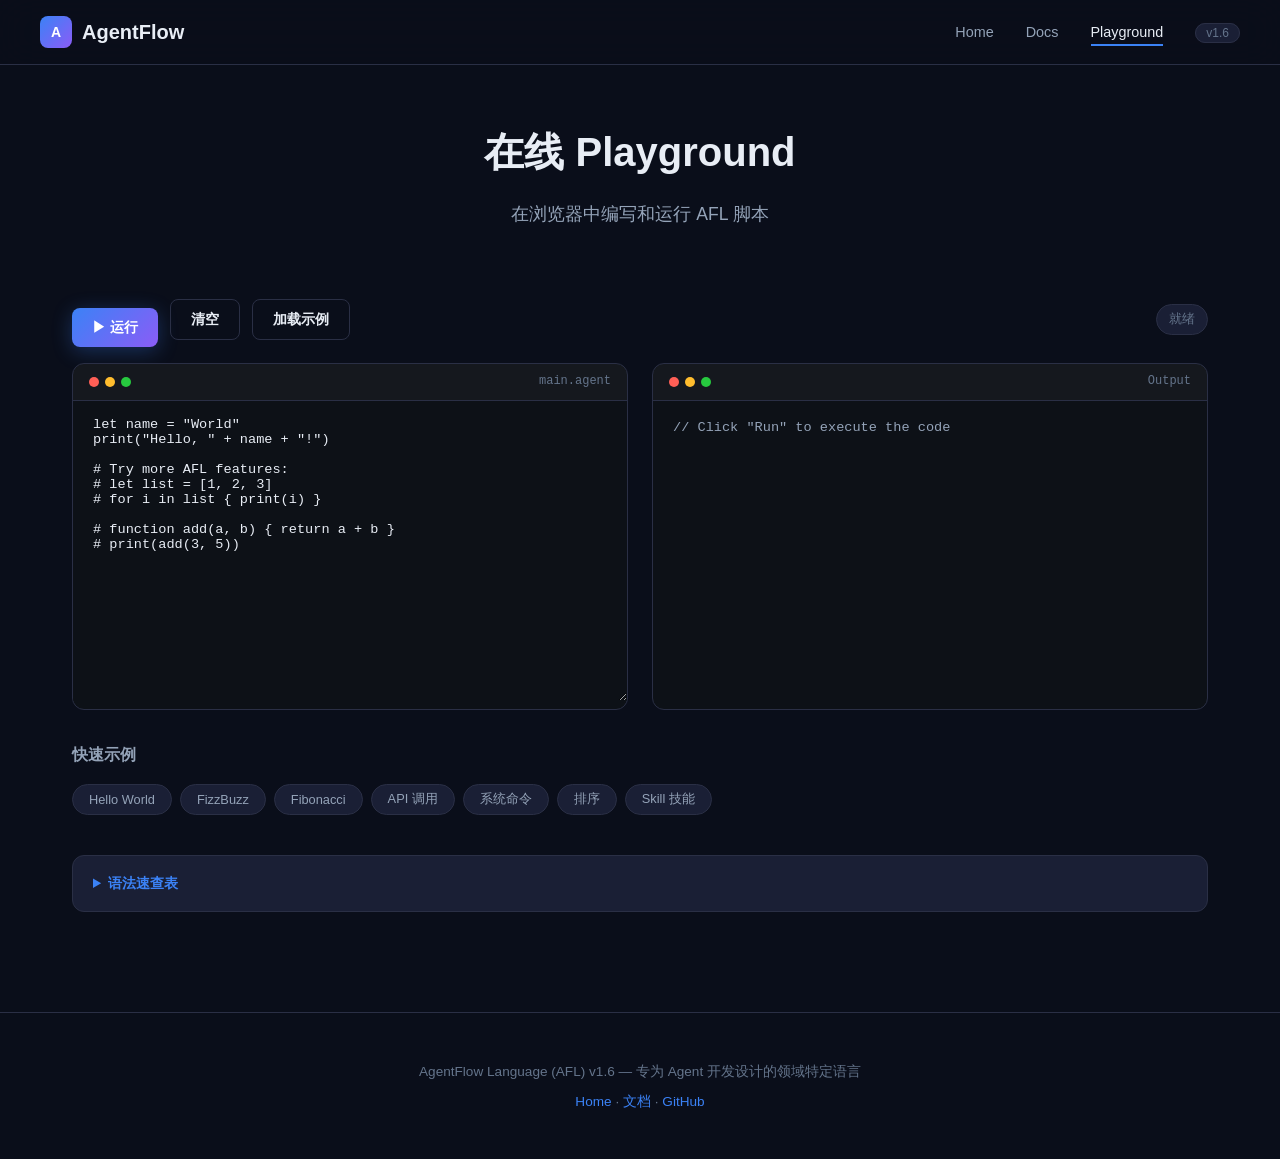
<file: website/playground.html>
<!DOCTYPE html>
<html lang="zh-CN">
<head>
  <meta charset="UTF-8">
  <meta name="viewport" content="width=device-width, initial-scale=1.0">
  <title>Playground - AgentFlow Language (AFL)</title>
  <meta name="description" content="在线体验 AgentFlow Language (AFL)，编写和运行 Agent 脚本。">
  <link rel="stylesheet" href="css/style.css">
  <link rel="icon" href="data:image/svg+xml,<svg xmlns='http://www.w3.org/2000/svg' viewBox='0 0 32 32'><rect width='32' height='32' rx='8' fill='url(%23g)'/><defs><linearGradient id='g' x1='0' y1='0' x2='32' y2='32'><stop offset='0%25' stop-color='%233b82f6'/><stop offset='100%25' stop-color='%238b5cf6'/></linearGradient></defs><text x='16' y='23' text-anchor='middle' font-size='18' font-weight='bold' fill='white'>A</text></svg>">
</head>
<body>

  <!-- ======== Navigation ======== -->
  <nav class="navbar">
    <div class="nav-inner">
      <a href="index.html" class="nav-logo">
        <span class="logo-icon">A</span>
        AgentFlow
      </a>
      <ul class="nav-links">
        <li><a href="index.html">Home</a></li>
        <li><a href="docs.html">Docs</a></li>
        <li><a href="playground.html" class="active">Playground</a></li>
        <li><span class="nav-version">v1.6</span></li>
      </ul>
      <button class="mobile-menu-btn">☰</button>
    </div>
  </nav>

  <!-- ======== Playground ======== -->
  <section class="section" style="padding-top:120px">
    <div class="section-header fade-in">
      <h2>在线 Playground</h2>
      <p>在浏览器中编写和运行 AFL 脚本</p>
    </div>

    <div class="playground-toolbar fade-in">
      <button class="btn btn-primary" id="run-btn">▶ 运行</button>
      <button class="btn btn-secondary" id="clear-btn">清空</button>
      <button class="btn btn-secondary" id="example-btn">加载示例</button>
      <span class="playground-status" id="status">就绪</span>
    </div>

    <div class="playground-container fade-in">
      <div class="code-block">
        <div class="code-header">
          <div class="code-dots"><span class="dot-red"></span><span class="dot-yellow"></span><span class="dot-green"></span></div>
          <span>main.agent</span>
        </div>
        <textarea class="code-body" id="play-input" spellcheck="false" placeholder="// Write AFL code here...">let name = "World"
print("Hello, " + name + "!")

# Try more AFL features:
# let list = [1, 2, 3]
# for i in list { print(i) }

# function add(a, b) { return a + b }
# print(add(3, 5))</textarea>
      </div>

      <div class="code-block">
        <div class="code-header">
          <div class="code-dots"><span class="dot-red"></span><span class="dot-yellow"></span><span class="dot-green"></span></div>
          <span>Output</span>
        </div>
        <div class="output-body" id="play-output">// Click "Run" to execute the code</div>
      </div>
    </div>

    <!-- Examples -->
    <div class="playground-examples fade-in" style="margin-top:2rem">
      <h3 style="margin-bottom:1rem;font-size:1rem;color:var(--text-secondary)">快速示例</h3>
      <div class="example-chips">
        <button class="example-chip" data-example="hello">Hello World</button>
        <button class="example-chip" data-example="fizzbuzz">FizzBuzz</button>
        <button class="example-chip" data-example="fibonacci">Fibonacci</button>
        <button class="example-chip" data-example="api">API 调用</button>
        <button class="example-chip" data-example="cmd">系统命令</button>
        <button class="example-chip" data-example="sort">排序</button>
        <button class="example-chip" data-example="skill">Skill 技能</button>
      </div>
    </div>

    <!-- Syntax quick reference -->
    <div class="playground-ref fade-in" style="margin-top:2.5rem">
      <details>
        <summary style="cursor:pointer;color:var(--accent-blue);font-size:0.9rem;font-weight:600">语法速查表</summary>
        <div style="margin-top:1rem;display:grid;grid-template-columns:1fr 1fr;gap:1.5rem;font-size:0.85rem">
          <div>
            <div class="code-block">
              <pre class="code-body" style="font-size:0.75rem">
<span class="cm">// 变量</span>
<span class="kw">let</span> x = <span class="num">42</span>
<span class="kw">let</span> name = <span class="str">"AFL"</span>
<span class="kw">let</span> items = [<span class="num">1</span>, <span class="num">2</span>, <span class="num">3</span>]
<span class="kw">let</span> cfg = { key: <span class="str">"val"</span> }
x = <span class="num">100</span>        <span class="cm"># 重新赋值</span>
items[<span class="num">0</span>] = <span class="num">99</span>  <span class="cm"># 修改元素</span></pre>
            </div>
          </div>
          <div>
            <div class="code-block">
              <pre class="code-body" style="font-size:0.75rem">
<span class="cm">// 控制流</span>
<span class="kw">if</span> x > <span class="num">10</span> {
    <span class="fn">print</span>(<span class="str">"big"</span>)
} <span class="kw">else</span> <span class="kw">if</span> x > <span class="num">5</span> {
    <span class="fn">print</span>(<span class="str">"medium"</span>)
} <span class="kw">else</span> {
    <span class="fn">print</span>(<span class="str">"small"</span>)
}
<span class="kw">for</span> i <span class="kw">in</span> <span class="fn">range</span>(<span class="num">5</span>) { <span class="fn">print</span>(i) }</pre>
            </div>
          </div>
        </div>
      </details>
    </div>
  </section>

  <!-- ======== Footer ======== -->
  <footer class="footer">
    <p>AgentFlow Language (AFL) v1.6 &mdash; 专为 Agent 开发设计的领域特定语言</p>
    <p style="margin-top:0.5rem">
      <a href="index.html">Home</a> &middot;
      <a href="docs.html">文档</a> &middot;
      <a href="https://github.com/agent-flow/afl">GitHub</a>
    </p>
  </footer>

  <script src="js/main.js"></script>
</body>
</html>
</file>
<file: website/css/style.css>
/* ============================================
   AgentFlow Language (AFL) - Static Website
   Styles v1.5
   ============================================ */

:root {
  --bg-primary: #0a0e1a;
  --bg-secondary: #111827;
  --bg-card: #1a1f35;
  --bg-code: #0d1117;
  --border-color: #2a2f45;
  --text-primary: #e8edf5;
  --text-secondary: #94a3b8;
  --text-muted: #64748b;
  --accent-blue: #3b82f6;
  --accent-purple: #8b5cf6;
  --accent-cyan: #06b6d4;
  --accent-green: #10b981;
  --accent-orange: #f59e0b;
  --accent-pink: #ec4899;
  --gradient-main: linear-gradient(135deg, #3b82f6, #8b5cf6);
  --gradient-hero: linear-gradient(135deg, #0a0e1a 0%, #1a1f35 50%, #0a0e1a 100%);
  --shadow-card: 0 4px 24px rgba(0, 0, 0, 0.3);
  --radius: 12px;
  --radius-sm: 8px;
  --font-mono: 'JetBrains Mono', 'Fira Code', 'Cascadia Code', 'Consolas', monospace;
  --font-sans: -apple-system, BlinkMacSystemFont, 'Segoe UI', Roboto, 'Helvetica Neue', Arial, sans-serif;
}

* { margin: 0; padding: 0; box-sizing: border-box; }

html { scroll-behavior: smooth; }

body {
  font-family: var(--font-sans);
  background: var(--bg-primary);
  color: var(--text-primary);
  line-height: 1.6;
  overflow-x: hidden;
}

/* ---- Navigation ---- */
.navbar {
  position: fixed;
  top: 0;
  width: 100%;
  z-index: 1000;
  background: rgba(10, 14, 26, 0.9);
  backdrop-filter: blur(20px);
  border-bottom: 1px solid var(--border-color);
  padding: 0 2rem;
}

.nav-inner {
  max-width: 1200px;
  margin: 0 auto;
  display: flex;
  align-items: center;
  justify-content: space-between;
  height: 64px;
}

.nav-logo {
  display: flex;
  align-items: center;
  gap: 10px;
  font-weight: 700;
  font-size: 1.25rem;
  color: var(--text-primary);
  text-decoration: none;
}

.nav-logo .logo-icon {
  width: 32px;
  height: 32px;
  background: var(--gradient-main);
  border-radius: 8px;
  display: flex;
  align-items: center;
  justify-content: center;
  font-size: 14px;
  font-weight: 800;
  color: #fff;
}

.nav-links {
  display: flex;
  align-items: center;
  gap: 2rem;
  list-style: none;
}

.nav-links a {
  color: var(--text-secondary);
  text-decoration: none;
  font-size: 0.9rem;
  font-weight: 500;
  transition: color 0.2s;
  padding: 4px 0;
  border-bottom: 2px solid transparent;
}

.nav-links a:hover, .nav-links a.active {
  color: var(--text-primary);
  border-bottom-color: var(--accent-blue);
}

.nav-version {
  font-size: 0.75rem;
  color: var(--text-muted);
  background: var(--bg-card);
  padding: 2px 10px;
  border-radius: 20px;
  border: 1px solid var(--border-color);
}

.mobile-menu-btn {
  display: none;
  background: none;
  border: none;
  color: var(--text-primary);
  font-size: 1.5rem;
  cursor: pointer;
}

/* ---- Hero ---- */
.hero {
  padding: 160px 2rem 100px;
  background: var(--gradient-hero);
  text-align: center;
  position: relative;
  overflow: hidden;
}

.hero::before {
  content: '';
  position: absolute;
  top: -50%;
  left: -50%;
  width: 200%;
  height: 200%;
  background: radial-gradient(circle at 30% 50%, rgba(59, 130, 246, 0.08) 0%, transparent 50%),
              radial-gradient(circle at 70% 50%, rgba(139, 92, 246, 0.08) 0%, transparent 50%);
  pointer-events: none;
}

.hero-content {
  max-width: 900px;
  margin: 0 auto;
  position: relative;
  z-index: 1;
}

.hero-badge {
  display: inline-block;
  background: rgba(59, 130, 246, 0.15);
  border: 1px solid rgba(59, 130, 246, 0.3);
  color: var(--accent-blue);
  padding: 4px 16px;
  border-radius: 20px;
  font-size: 0.85rem;
  font-weight: 600;
  margin-bottom: 1.5rem;
}

.hero h1 {
  font-size: 4rem;
  font-weight: 800;
  line-height: 1.1;
  margin-bottom: 1.5rem;
  background: linear-gradient(135deg, #e8edf5, #3b82f6, #8b5cf6);
  -webkit-background-clip: text;
  -webkit-text-fill-color: transparent;
  background-clip: text;
}

.hero p {
  font-size: 1.25rem;
  color: var(--text-secondary);
  max-width: 700px;
  margin: 0 auto 2.5rem;
  line-height: 1.7;
}

.hero-buttons {
  display: flex;
  gap: 1rem;
  justify-content: center;
  flex-wrap: wrap;
}

.btn {
  display: inline-flex;
  align-items: center;
  gap: 8px;
  padding: 14px 32px;
  border-radius: var(--radius-sm);
  font-size: 1rem;
  font-weight: 600;
  text-decoration: none;
  transition: all 0.2s;
  cursor: pointer;
  border: none;
}

.btn-primary {
  background: var(--gradient-main);
  color: #fff;
  box-shadow: 0 4px 20px rgba(59, 130, 246, 0.3);
}

.btn-primary:hover {
  transform: translateY(-2px);
  box-shadow: 0 6px 28px rgba(59, 130, 246, 0.4);
}

.btn-secondary {
  background: transparent;
  color: var(--text-primary);
  border: 1px solid var(--border-color);
}

.btn-secondary:hover {
  background: var(--bg-card);
  border-color: var(--accent-blue);
}

.hero-demo {
  margin-top: 3rem;
  text-align: left;
  max-width: 680px;
  margin-left: auto;
  margin-right: auto;
}

/* ---- Code blocks ---- */
.code-block {
  background: var(--bg-code);
  border: 1px solid var(--border-color);
  border-radius: var(--radius);
  overflow: hidden;
  font-family: var(--font-mono);
  font-size: 0.85rem;
  line-height: 1.65;
}

.code-header {
  display: flex;
  align-items: center;
  justify-content: space-between;
  padding: 8px 16px;
  background: rgba(255, 255, 255, 0.03);
  border-bottom: 1px solid var(--border-color);
  font-size: 0.75rem;
  color: var(--text-muted);
}

.code-dots {
  display: flex;
  gap: 6px;
}

.code-dots span {
  width: 10px;
  height: 10px;
  border-radius: 50%;
}

.code-dots .dot-red { background: #ff5f56; }
.code-dots .dot-yellow { background: #ffbd2e; }
.code-dots .dot-green { background: #27c93f; }

.code-body {
  padding: 16px 20px;
  overflow-x: auto;
  color: #e8edf5;
}

.code-body .kw { color: #c678dd; }
.code-body .fn { color: #61afef; }
.code-body .str { color: #98c379; }
.code-body .num { color: #d19a66; }
.code-body .cm { color: #5c6370; font-style: italic; }
.code-body .op { color: #abb2bf; }
.code-body .tp { color: #e5c07b; }
.code-body .builtin { color: #56b6c2; }

/* ---- Features ---- */
.section {
  padding: 100px 2rem;
  max-width: 1200px;
  margin: 0 auto;
}

.section-header {
  text-align: center;
  margin-bottom: 4rem;
}

.section-header h2 {
  font-size: 2.5rem;
  font-weight: 700;
  margin-bottom: 1rem;
}

.section-header p {
  color: var(--text-secondary);
  font-size: 1.1rem;
  max-width: 600px;
  margin: 0 auto;
}

.features-grid {
  display: grid;
  grid-template-columns: repeat(auto-fill, minmax(280px, 1fr));
  gap: 1.5rem;
}

.feature-card {
  background: var(--bg-card);
  border: 1px solid var(--border-color);
  border-radius: var(--radius);
  padding: 1.75rem;
  transition: all 0.3s;
}

.feature-card:hover {
  transform: translateY(-4px);
  border-color: rgba(59, 130, 246, 0.3);
  box-shadow: var(--shadow-card);
}

.feature-icon {
  width: 44px;
  height: 44px;
  border-radius: 10px;
  display: flex;
  align-items: center;
  justify-content: center;
  font-size: 1.25rem;
  margin-bottom: 1rem;
}

.feature-card h3 {
  font-size: 1.05rem;
  font-weight: 600;
  margin-bottom: 0.5rem;
}

.feature-card p {
  color: var(--text-secondary);
  font-size: 0.9rem;
  line-height: 1.6;
}

/* ---- Syntax showcase ---- */
.syntax-showcase {
  background: var(--bg-secondary);
  border-top: 1px solid var(--border-color);
  border-bottom: 1px solid var(--border-color);
}

.syntax-showcase .section {
  padding-top: 80px;
  padding-bottom: 80px;
}

.syntax-tabs {
  display: flex;
  gap: 4px;
  margin-bottom: 1.5rem;
  flex-wrap: wrap;
}

.syntax-tab {
  padding: 8px 20px;
  border-radius: var(--radius-sm);
  font-size: 0.85rem;
  font-weight: 500;
  cursor: pointer;
  transition: all 0.2s;
  background: transparent;
  color: var(--text-muted);
  border: 1px solid transparent;
}

.syntax-tab:hover { color: var(--text-primary); }
.syntax-tab.active {
  background: rgba(59, 130, 246, 0.15);
  color: var(--accent-blue);
  border-color: rgba(59, 130, 246, 0.3);
}

.syntax-panel { display: none; }
.syntax-panel.active { display: block; }

.syntax-panel .code-block {
  margin-bottom: 0;
}

/* ---- Getting Started ---- */
.steps {
  display: grid;
  grid-template-columns: repeat(auto-fill, minmax(300px, 1fr));
  gap: 2rem;
}

.step {
  position: relative;
  padding-left: 3rem;
}

.step-number {
  position: absolute;
  left: 0;
  top: 0;
  width: 32px;
  height: 32px;
  background: var(--gradient-main);
  border-radius: 50%;
  display: flex;
  align-items: center;
  justify-content: center;
  font-size: 0.85rem;
  font-weight: 700;
}

.step h3 {
  font-size: 1.1rem;
  margin-bottom: 0.5rem;
}

.step p {
  color: var(--text-secondary);
  font-size: 0.9rem;
}

/* ---- Playground ---- */
.playground-section {
  background: var(--bg-secondary);
  border-top: 1px solid var(--border-color);
}

.playground-container {
  display: grid;
  grid-template-columns: 1fr 1fr;
  gap: 1.5rem;
}

.playground-container .code-block {
  height: 100%;
}

.playground-container .code-body {
  min-height: 300px;
}

.playground-container textarea.code-body {
  background: var(--bg-code);
  border: none;
  resize: vertical;
  font-family: var(--font-mono);
  font-size: 0.85rem;
  color: #e8edf5;
  outline: none;
  width: 100%;
  min-height: 300px;
  tab-size: 2;
}

.output-body {
  padding: 16px 20px;
  min-height: 300px;
  font-family: var(--font-mono);
  font-size: 0.85rem;
  color: var(--text-secondary);
  white-space: pre-wrap;
  word-break: break-word;
}

#run-btn {
  margin-top: 1rem;
}

/* ---- Playground toolbar ---- */
.playground-toolbar {
  display: flex;
  align-items: center;
  gap: 0.75rem;
  margin-bottom: 1rem;
  flex-wrap: wrap;
}

.playground-toolbar .btn {
  padding: 10px 20px;
  font-size: 0.9rem;
  margin-top: 0;
}

.playground-status {
  margin-left: auto;
  font-size: 0.8rem;
  color: var(--text-muted);
  padding: 4px 12px;
  background: var(--bg-card);
  border-radius: 20px;
  border: 1px solid var(--border-color);
}

/* ---- Example chips ---- */
.example-chips {
  display: flex;
  gap: 0.5rem;
  flex-wrap: wrap;
}

.example-chip {
  padding: 6px 16px;
  border-radius: 20px;
  font-size: 0.8rem;
  font-weight: 500;
  cursor: pointer;
  transition: all 0.2s;
  background: var(--bg-card);
  color: var(--text-secondary);
  border: 1px solid var(--border-color);
  font-family: var(--font-sans);
}

.example-chip:hover {
  background: rgba(59, 130, 246, 0.15);
  color: var(--accent-blue);
  border-color: rgba(59, 130, 246, 0.3);
}

/* ---- Playground reference ---- */
.playground-ref details {
  background: var(--bg-card);
  border: 1px solid var(--border-color);
  border-radius: var(--radius);
  padding: 1rem 1.25rem;
}

.playground-ref details .code-block {
  margin-bottom: 0;
}

/* ---- Comparison ---- */
.comparison-grid {
  display: grid;
  grid-template-columns: 1fr 1fr;
  gap: 1.5rem;
}

.compare-label {
  text-align: center;
  font-size: 0.85rem;
  font-weight: 600;
  color: var(--text-muted);
  margin-bottom: 0.75rem;
  text-transform: uppercase;
  letter-spacing: 0.05em;
}

/* ---- Footer ---- */
.footer {
  border-top: 1px solid var(--border-color);
  padding: 3rem 2rem;
  text-align: center;
  color: var(--text-muted);
  font-size: 0.85rem;
}

.footer a {
  color: var(--accent-blue);
  text-decoration: none;
}

.footer a:hover { text-decoration: underline; }

/* ---- Animations ---- */
@keyframes fadeInUp {
  from { opacity: 0; transform: translateY(20px); }
  to { opacity: 1; transform: translateY(0); }
}

.fade-in {
  opacity: 0;
  transform: translateY(20px);
  transition: opacity 0.6s ease, transform 0.6s ease;
}

.fade-in.visible {
  opacity: 1;
  transform: translateY(0);
}

/* ---- Responsive ---- */
@media (max-width: 768px) {
  .nav-links { display: none; }
  .nav-links.open {
    display: flex;
    flex-direction: column;
    position: absolute;
    top: 64px;
    left: 0;
    width: 100%;
    background: rgba(10, 14, 26, 0.98);
    padding: 1rem 2rem;
    gap: 1rem;
    border-bottom: 1px solid var(--border-color);
  }
  .mobile-menu-btn { display: block; }

  .hero { padding: 120px 1.5rem 60px; }
  .hero h1 { font-size: 2.5rem; }
  .hero p { font-size: 1rem; }

  .section { padding: 60px 1.5rem; }
  .section-header h2 { font-size: 1.8rem; }

  .features-grid { grid-template-columns: 1fr; }
  .steps { grid-template-columns: 1fr; }
  .comparison-grid { grid-template-columns: 1fr; }
  .playground-container { grid-template-columns: 1fr; }
}

/* ---- Docs page ---- */
.docs-layout {
  display: grid;
  grid-template-columns: 260px 1fr;
  gap: 2rem;
  padding-top: 80px;
  max-width: 1200px;
  margin: 0 auto;
}

.docs-sidebar {
  position: sticky;
  top: 80px;
  height: calc(100vh - 80px);
  overflow-y: auto;
  padding: 1rem 0;
}

.docs-sidebar::-webkit-scrollbar { width: 4px; }
.docs-sidebar::-webkit-scrollbar-thumb { background: var(--border-color); border-radius: 4px; }

.docs-sidebar h4 {
  font-size: 0.75rem;
  text-transform: uppercase;
  letter-spacing: 0.1em;
  color: var(--text-muted);
  margin: 1.5rem 0 0.5rem 1rem;
}

.docs-sidebar h4:first-child { margin-top: 0; }

.docs-sidebar a {
  display: block;
  padding: 6px 1rem;
  color: var(--text-secondary);
  text-decoration: none;
  font-size: 0.85rem;
  border-left: 2px solid transparent;
  transition: all 0.2s;
}

.docs-sidebar a:hover, .docs-sidebar a.active {
  color: var(--text-primary);
  border-left-color: var(--accent-blue);
  background: rgba(59, 130, 246, 0.05);
}

.docs-content {
  padding: 2rem 1rem 4rem;
  max-width: 800px;
}

.docs-content h1 {
  font-size: 2.5rem;
  font-weight: 700;
  margin-bottom: 2rem;
}

.docs-content h2 {
  font-size: 1.5rem;
  font-weight: 600;
  margin: 2.5rem 0 1rem;
  padding-bottom: 0.5rem;
  border-bottom: 1px solid var(--border-color);
}

.docs-content h3 {
  font-size: 1.15rem;
  font-weight: 600;
  margin: 1.5rem 0 0.75rem;
}

.docs-content p {
  color: var(--text-secondary);
  margin-bottom: 1rem;
  line-height: 1.7;
}

.docs-content ul, .docs-content ol {
  color: var(--text-secondary);
  margin-bottom: 1rem;
  padding-left: 1.5rem;
}

.docs-content li { margin-bottom: 0.35rem; }

.docs-content .code-block {
  margin: 1rem 0 1.5rem;
}

.docs-content table {
  width: 100%;
  border-collapse: collapse;
  margin: 1rem 0 1.5rem;
  font-size: 0.9rem;
}

.docs-content th, .docs-content td {
  border: 1px solid var(--border-color);
  padding: 10px 14px;
  text-align: left;
}

.docs-content th {
  background: var(--bg-card);
  font-weight: 600;
  color: var(--text-primary);
}

.docs-content td {
  color: var(--text-secondary);
}

.docs-content .note {
  background: rgba(59, 130, 246, 0.08);
  border: 1px solid rgba(59, 130, 246, 0.2);
  border-radius: var(--radius-sm);
  padding: 12px 16px;
  margin: 1rem 0;
  font-size: 0.9rem;
  color: var(--text-secondary);
}

.docs-content .note strong {
  color: var(--accent-blue);
}

@media (max-width: 768px) {
  .docs-layout { grid-template-columns: 1fr; }
  .docs-sidebar { display: none; }
}
</file>
